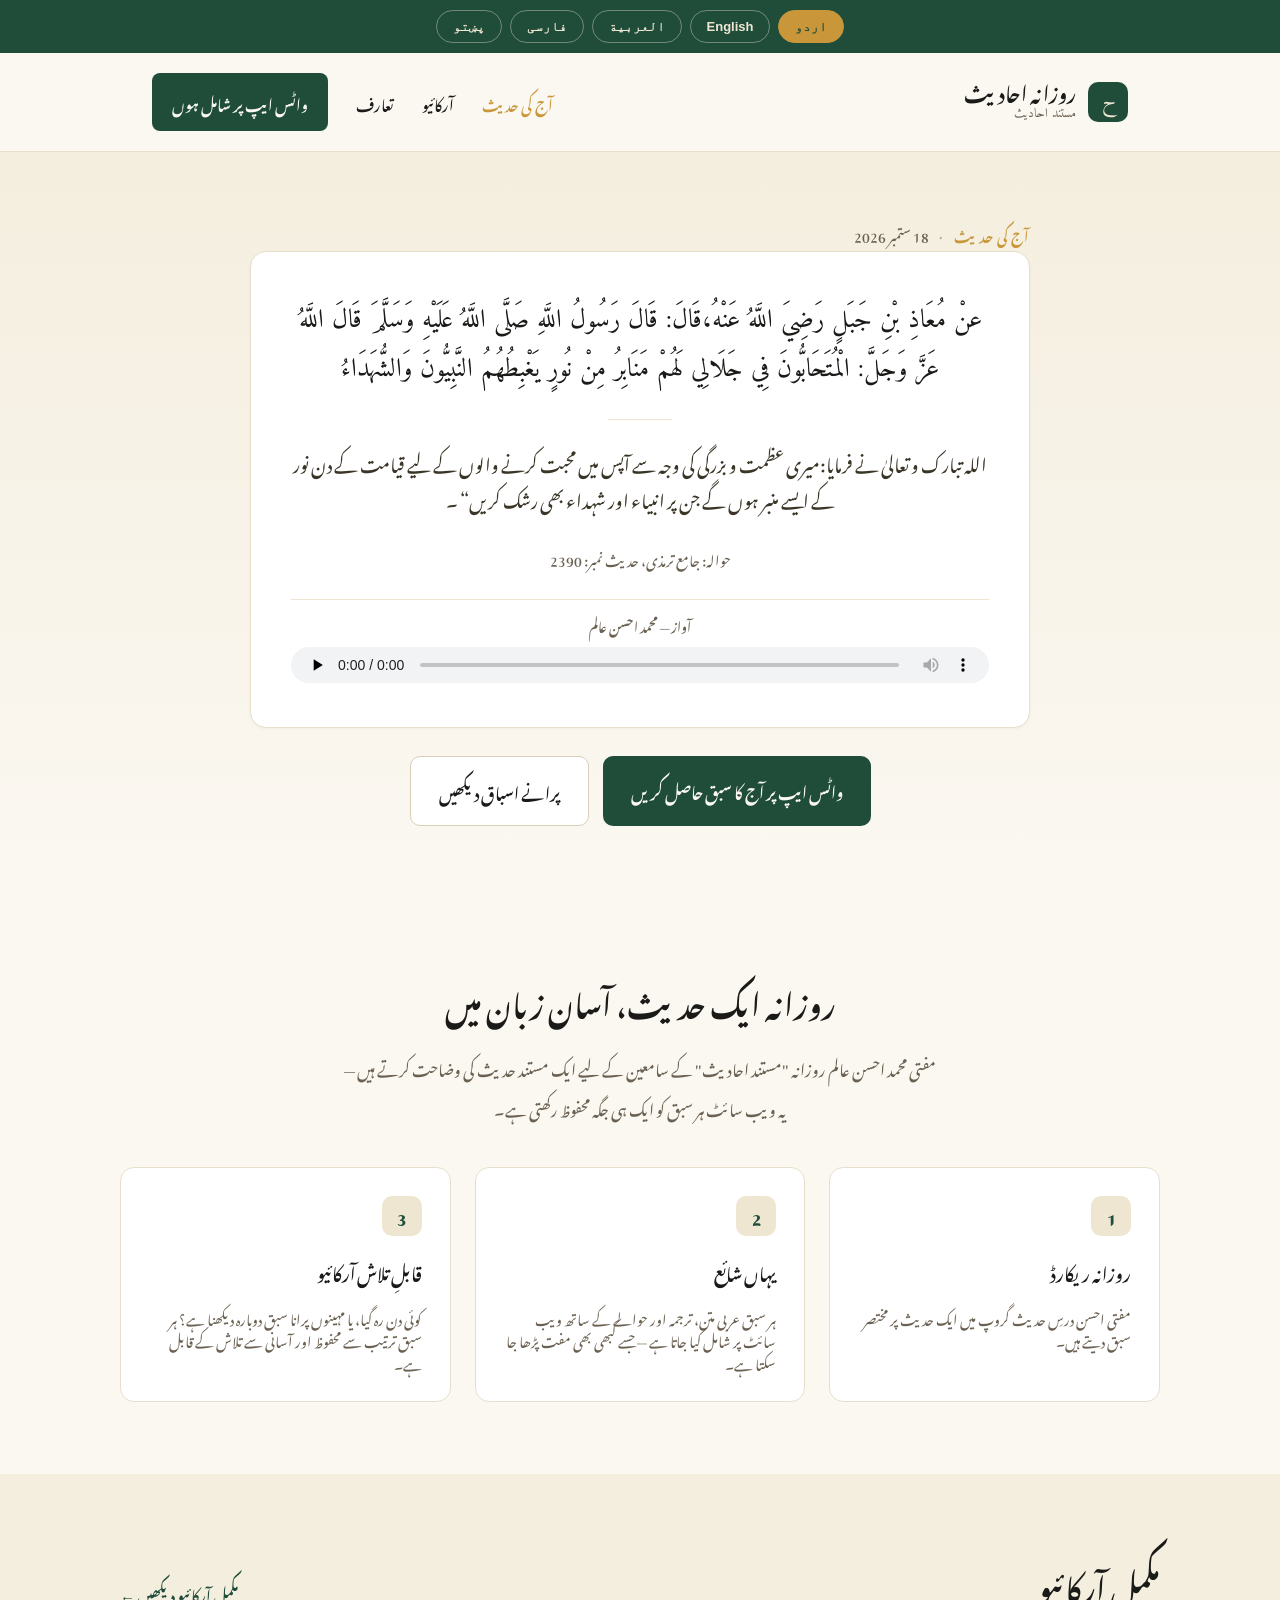
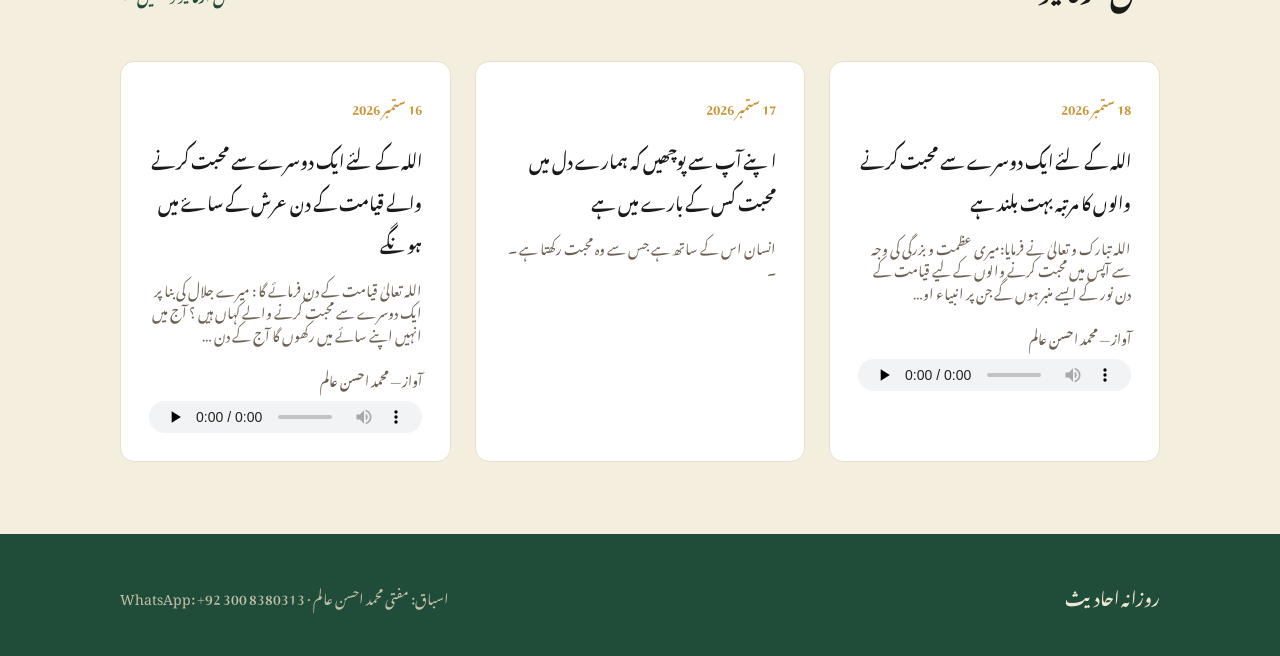
<file: index.html>
<!doctype html>
<html lang="ur" dir="rtl">
<head>
<meta charset="utf-8">
<meta name="viewport" content="width=device-width, initial-scale=1">
<title>Daily Ahadith — One Hadith Every Day</title>
<meta name="description" content="A daily Hadith explained in simple language by Mufti Mohammad Ahsan Alam, from the Mustanid Ahadith WhatsApp broadcast — available in Urdu, English, Arabic, Persian and Pashto.">
<link rel="preconnect" href="https://fonts.googleapis.com">
<link rel="preconnect" href="https://fonts.gstatic.com" crossorigin>
<link href="https://fonts.googleapis.com/css2?family=Amiri:ital,wght@0,400;0,700;1,400&family=Lora:ital,wght@0,400;0,500;0,600;1,400&family=Source+Sans+3:wght@400;500;600;700&family=Noto+Nastaliq+Urdu:wght@400;500;600;700&family=Noto+Naskh+Arabic:wght@400;500;600;700&family=Vazirmatn:wght@400;500;600;700&display=swap" rel="stylesheet">
<link rel="stylesheet" href="style.css">
</head>
<body>

<div id="lang-bar"></div>
<div id="site-header"></div>

<div class="hero">
  <div class="hero-inner">
    <div id="hero-content"></div>
    <div class="cta-row" id="cta-row"></div>
  </div>
</div>

<div class="section section-ivory">
  <div class="section-inner">
    <div class="section-header">
      <div id="how-title" class="section-title heading-font"></div>
      <div id="how-subtitle" class="section-subtitle"></div>
    </div>
    <div class="step-grid" id="step-grid"></div>
  </div>
</div>

<div class="section section-deep">
  <div class="section-inner">
    <div class="section-flex-header">
      <div id="archive-title" class="section-title heading-font"></div>
      <a href="archive.html" id="view-all-link" class="link-strong"></a>
    </div>
    <div class="archive-grid" id="archive-preview"></div>
  </div>
</div>

<div id="site-footer"></div>

<script src="i18n.js"></script>
<script src="app.js"></script>
<script>DailyAhadithPages.renderHome();</script>
</body>
</html>
</file>
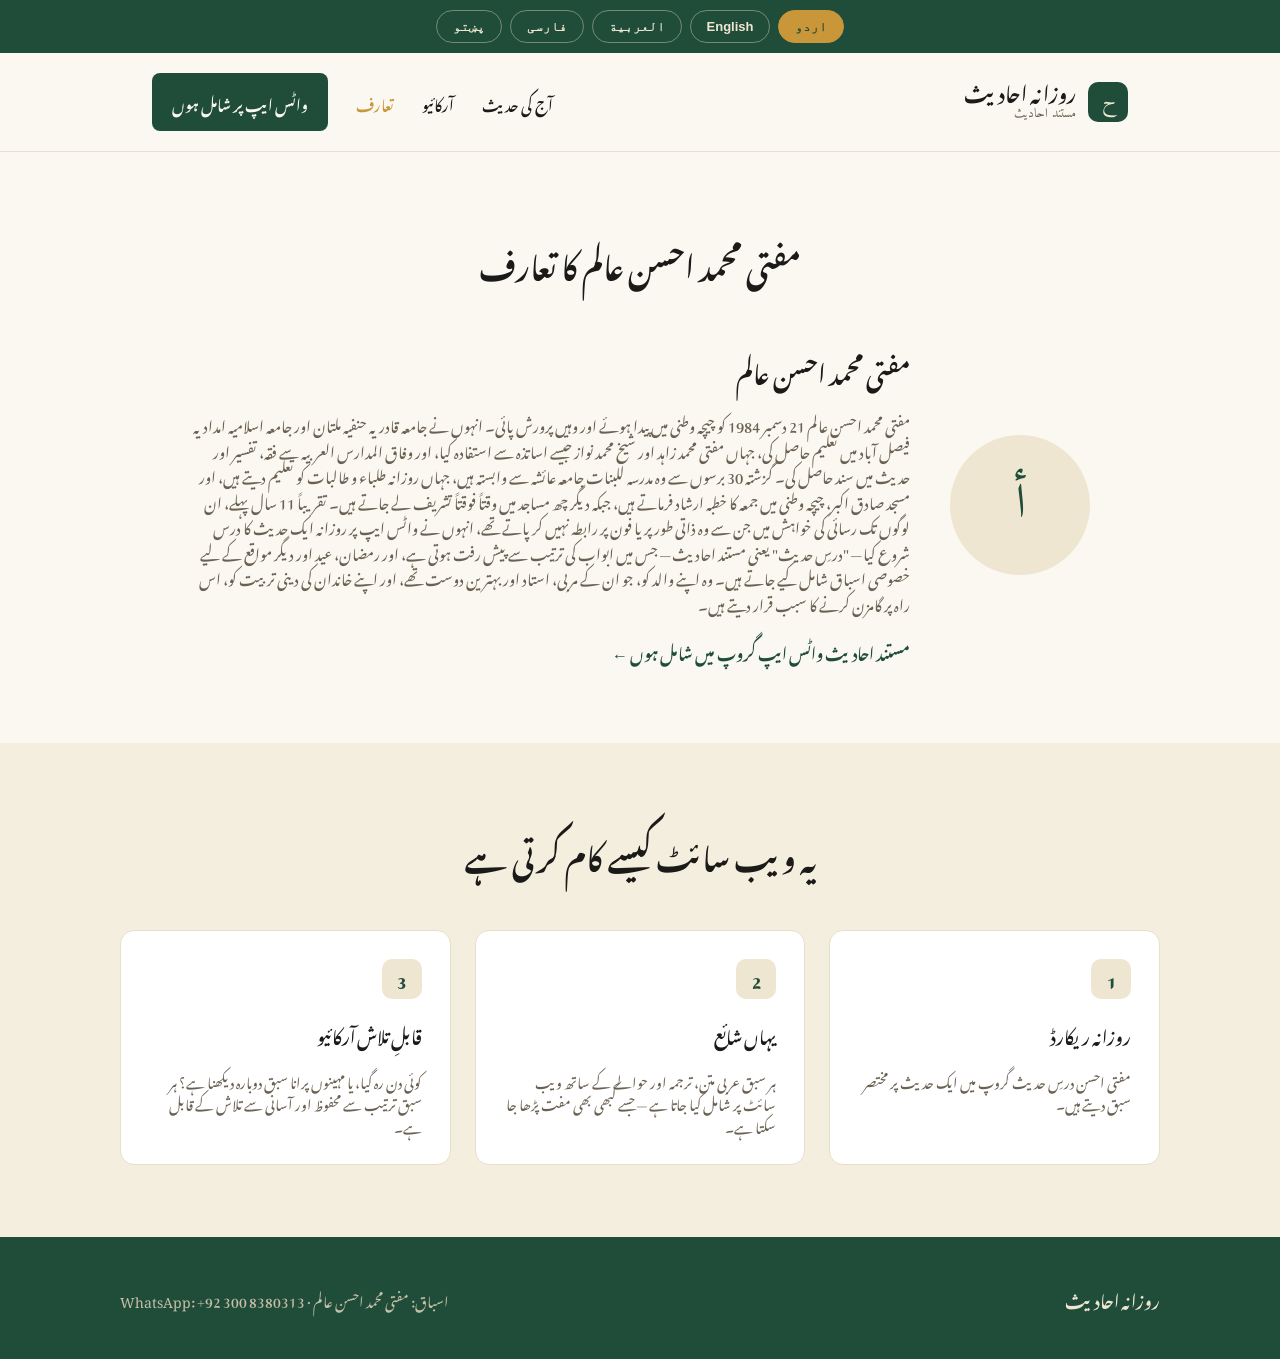
<file: about.html>
<!doctype html>
<html lang="ur" dir="rtl">
<head>
<meta charset="utf-8">
<meta name="viewport" content="width=device-width, initial-scale=1">
<title>About — Daily Ahadith</title>
<meta name="description" content="About Mufti Mohammad Ahsan Alam and the daily Dars-e-Hadith lessons behind this site.">
<link rel="preconnect" href="https://fonts.googleapis.com">
<link rel="preconnect" href="https://fonts.gstatic.com" crossorigin>
<link href="https://fonts.googleapis.com/css2?family=Amiri:ital,wght@0,400;0,700;1,400&family=Lora:ital,wght@0,400;0,500;0,600;1,400&family=Source+Sans+3:wght@400;500;600;700&family=Noto+Nastaliq+Urdu:wght@400;500;600;700&family=Noto+Naskh+Arabic:wght@400;500;600;700&family=Vazirmatn:wght@400;500;600;700&display=swap" rel="stylesheet">
<link rel="stylesheet" href="style.css">
</head>
<body>

<div id="lang-bar"></div>
<div id="site-header"></div>

<div class="section section-ivory">
  <div class="section-inner">
    <div id="about-title" class="section-title heading-font" style="text-align:center;"></div>
    <div class="about-block">
      <div class="about-avatar">أ</div>
      <div class="about-copy">
        <div id="about-name" class="about-name heading-font"></div>
        <div id="about-bio" class="about-bio"></div>
        <div id="about-join" style="margin-top: 4px;"></div>
      </div>
    </div>
  </div>
</div>

<div class="section section-deep">
  <div class="section-inner">
    <div class="section-header">
      <div id="how-title" class="section-title heading-font"></div>
    </div>
    <div class="step-grid" id="step-grid"></div>
  </div>
</div>

<div id="site-footer"></div>

<script src="i18n.js"></script>
<script src="app.js"></script>
<script>DailyAhadithPages.renderAbout();</script>
</body>
</html>
</file>
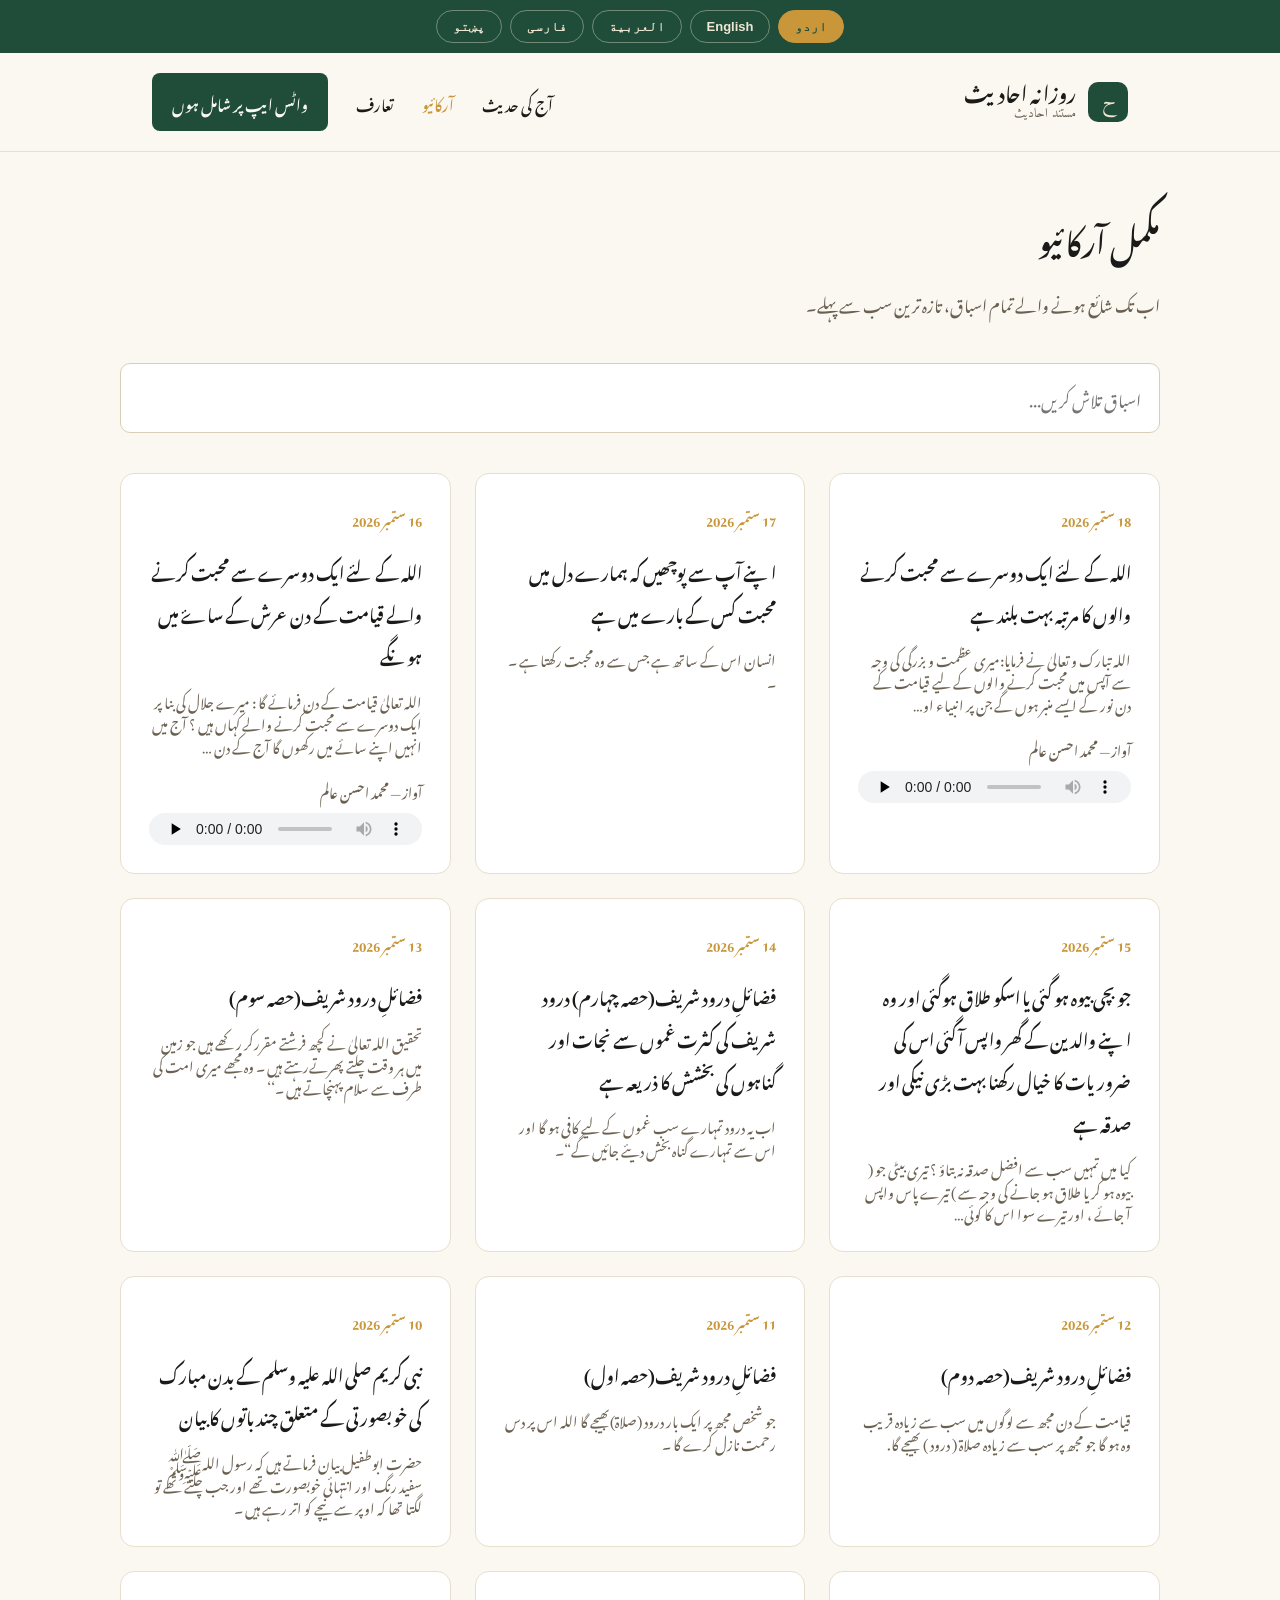
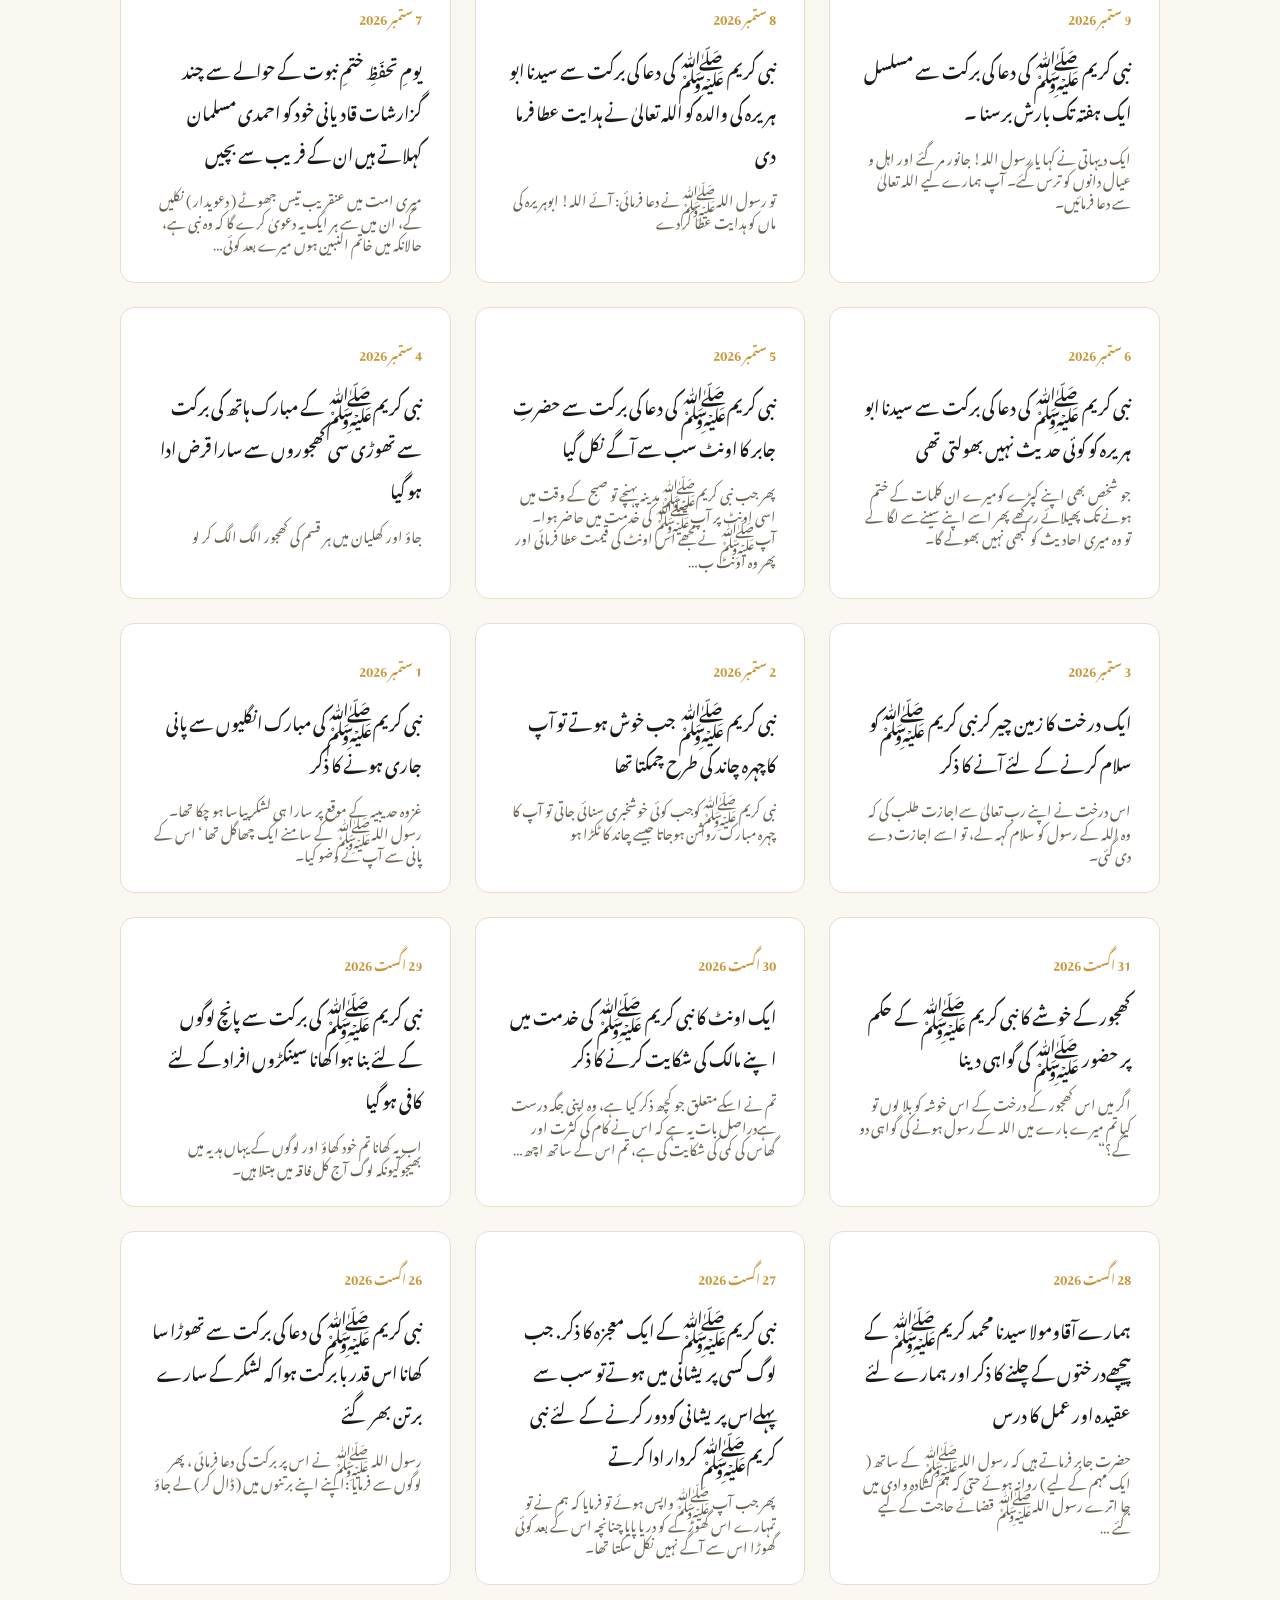
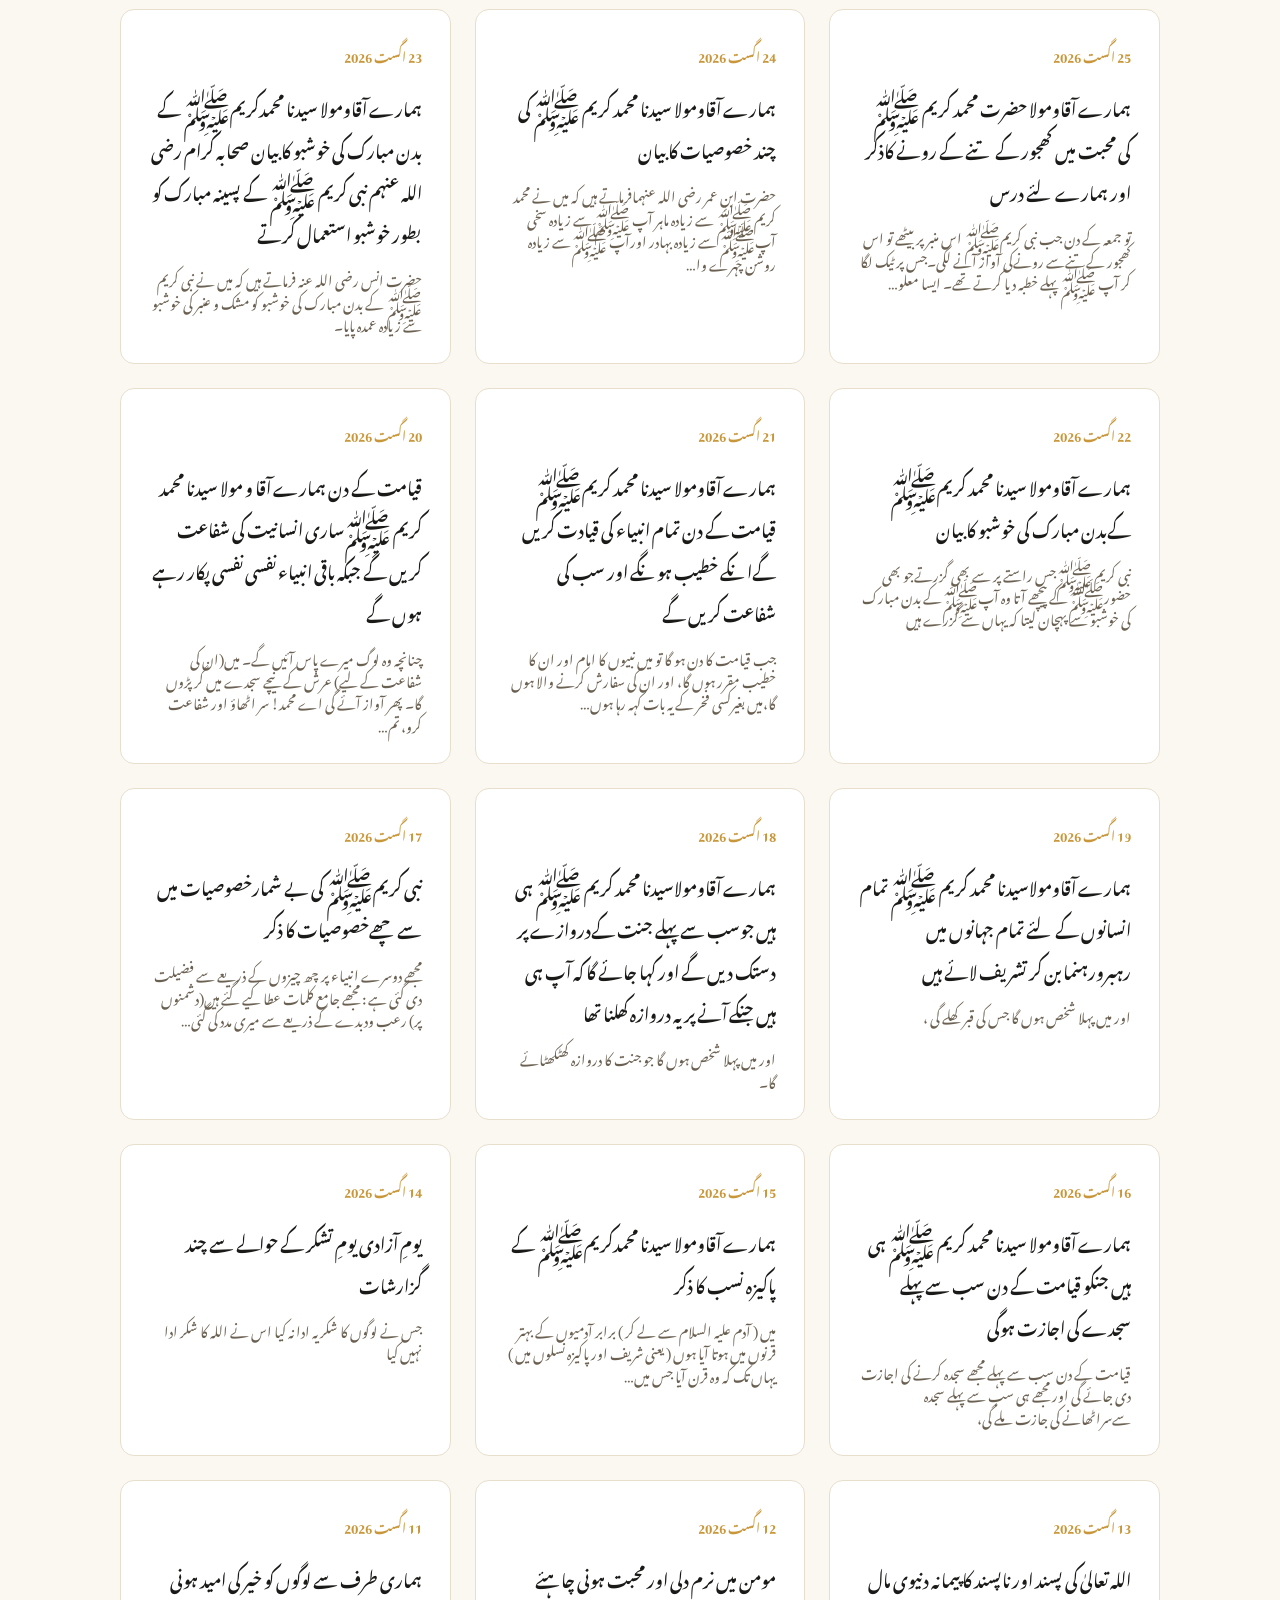
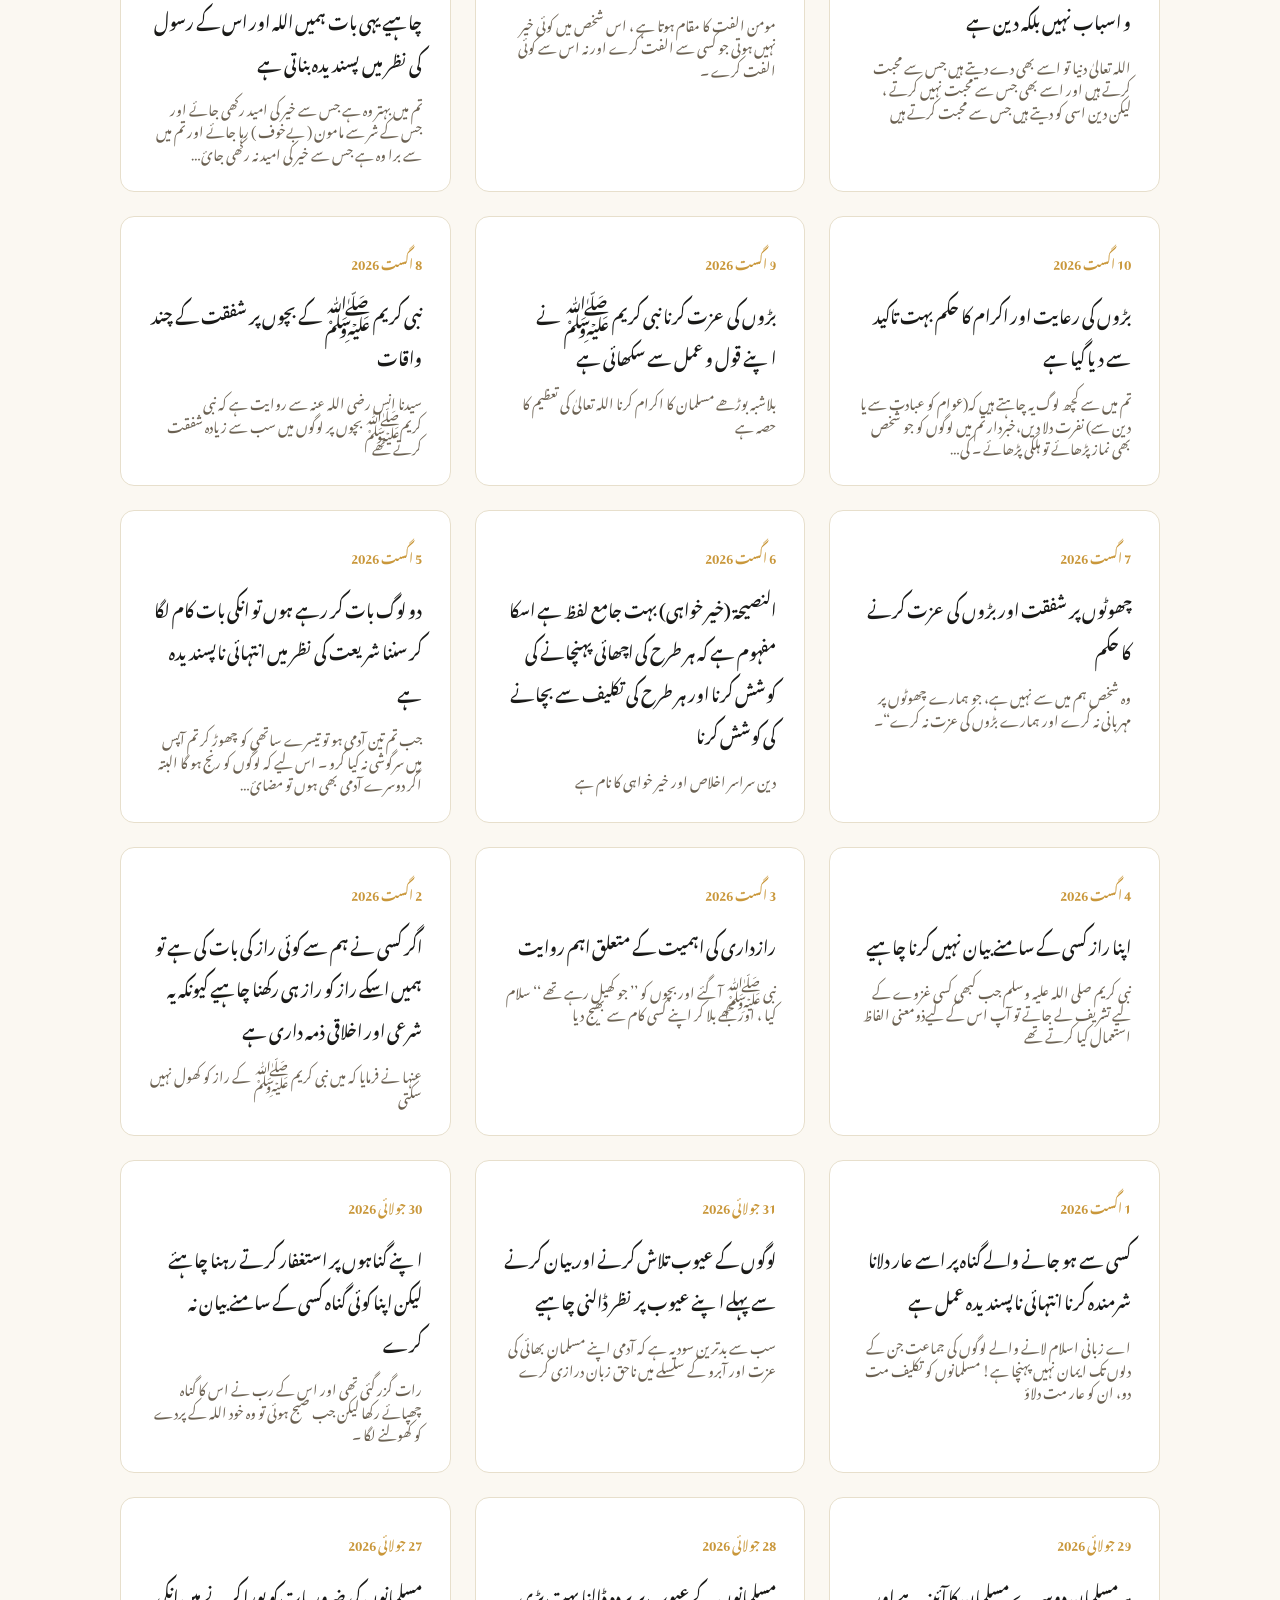
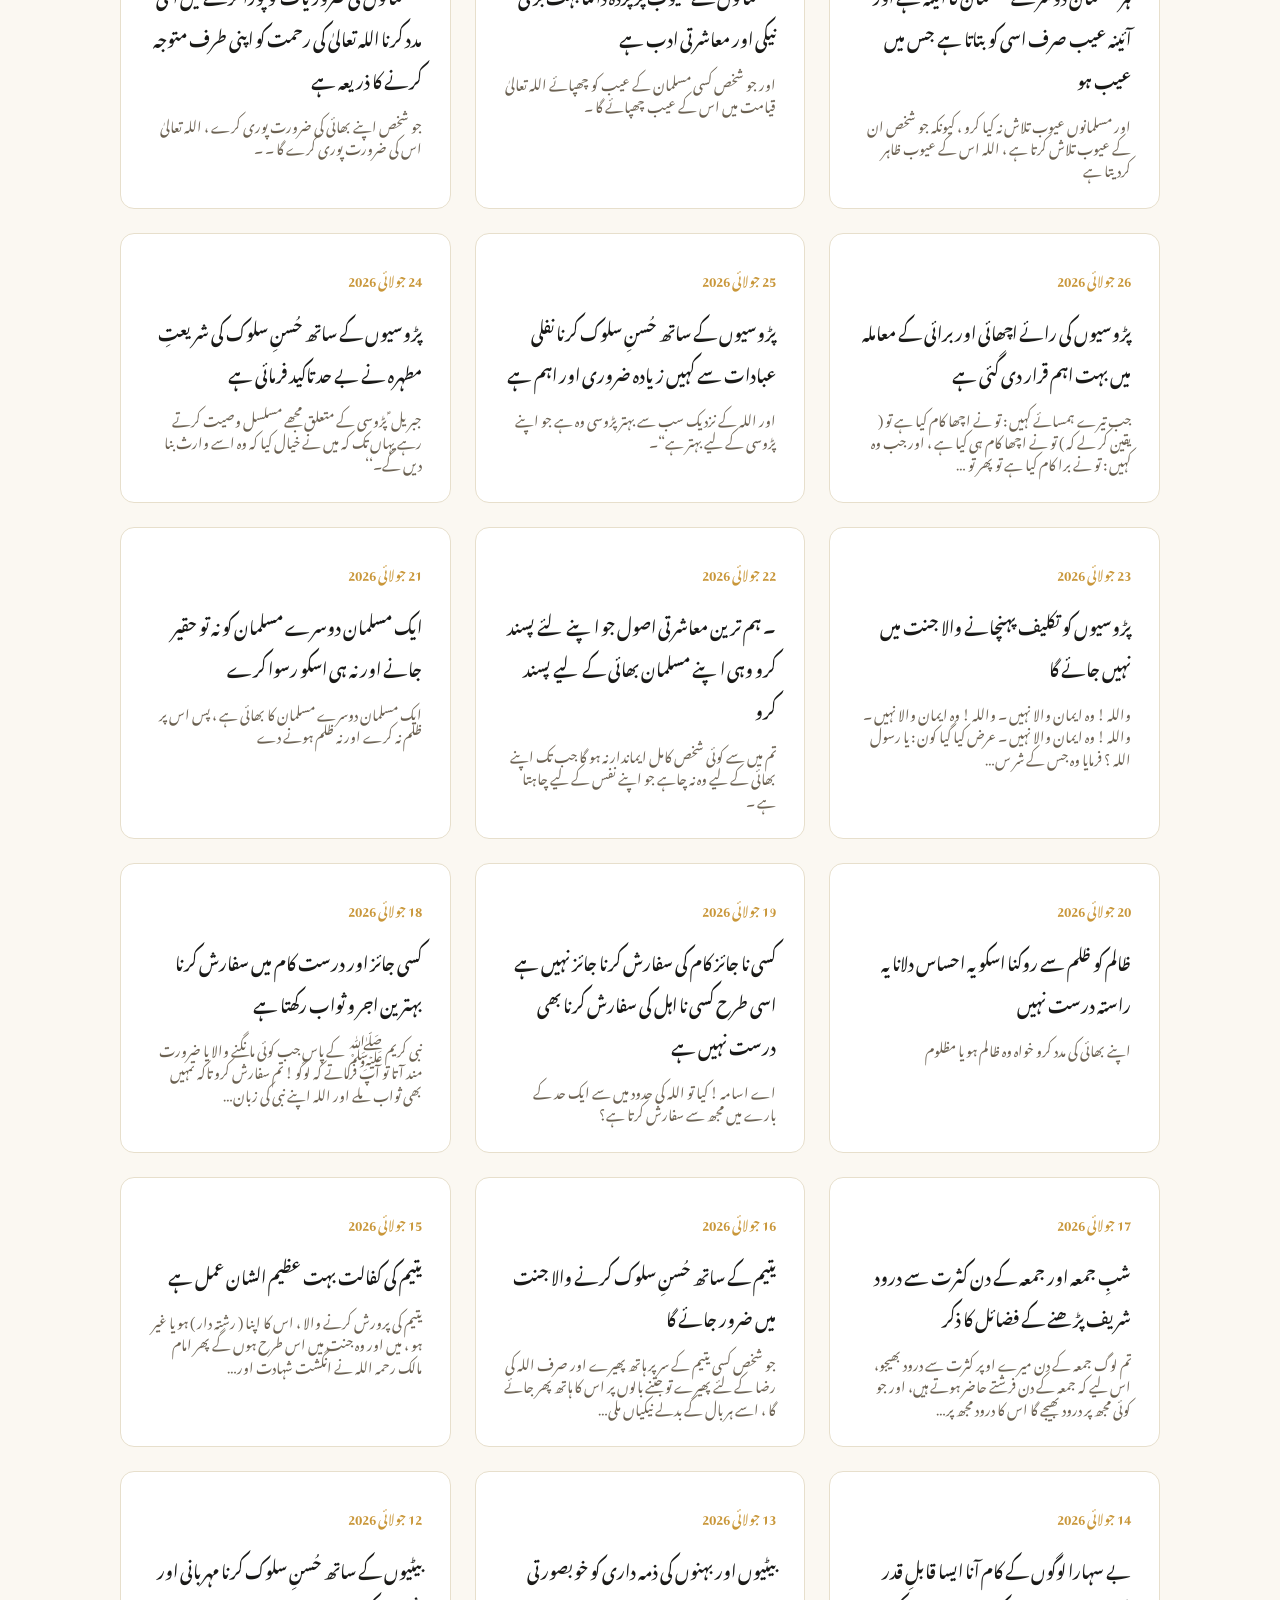
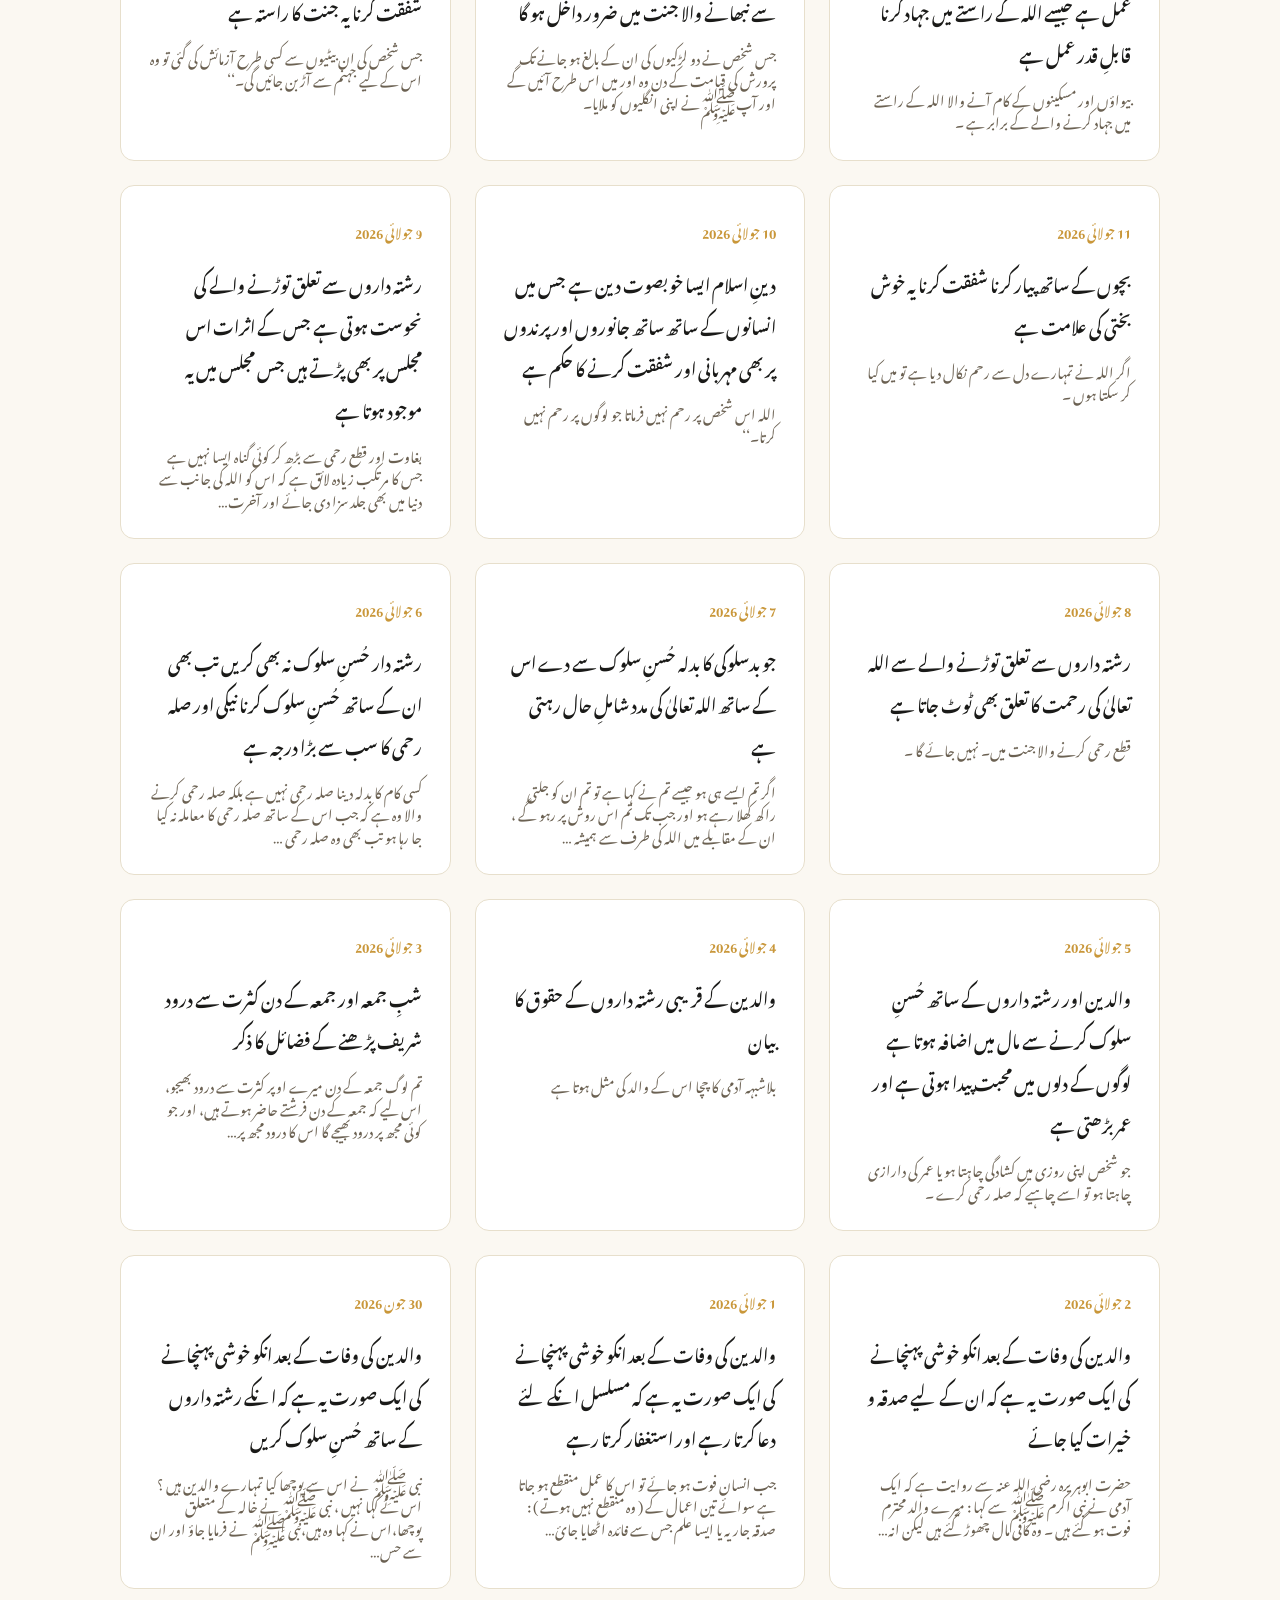
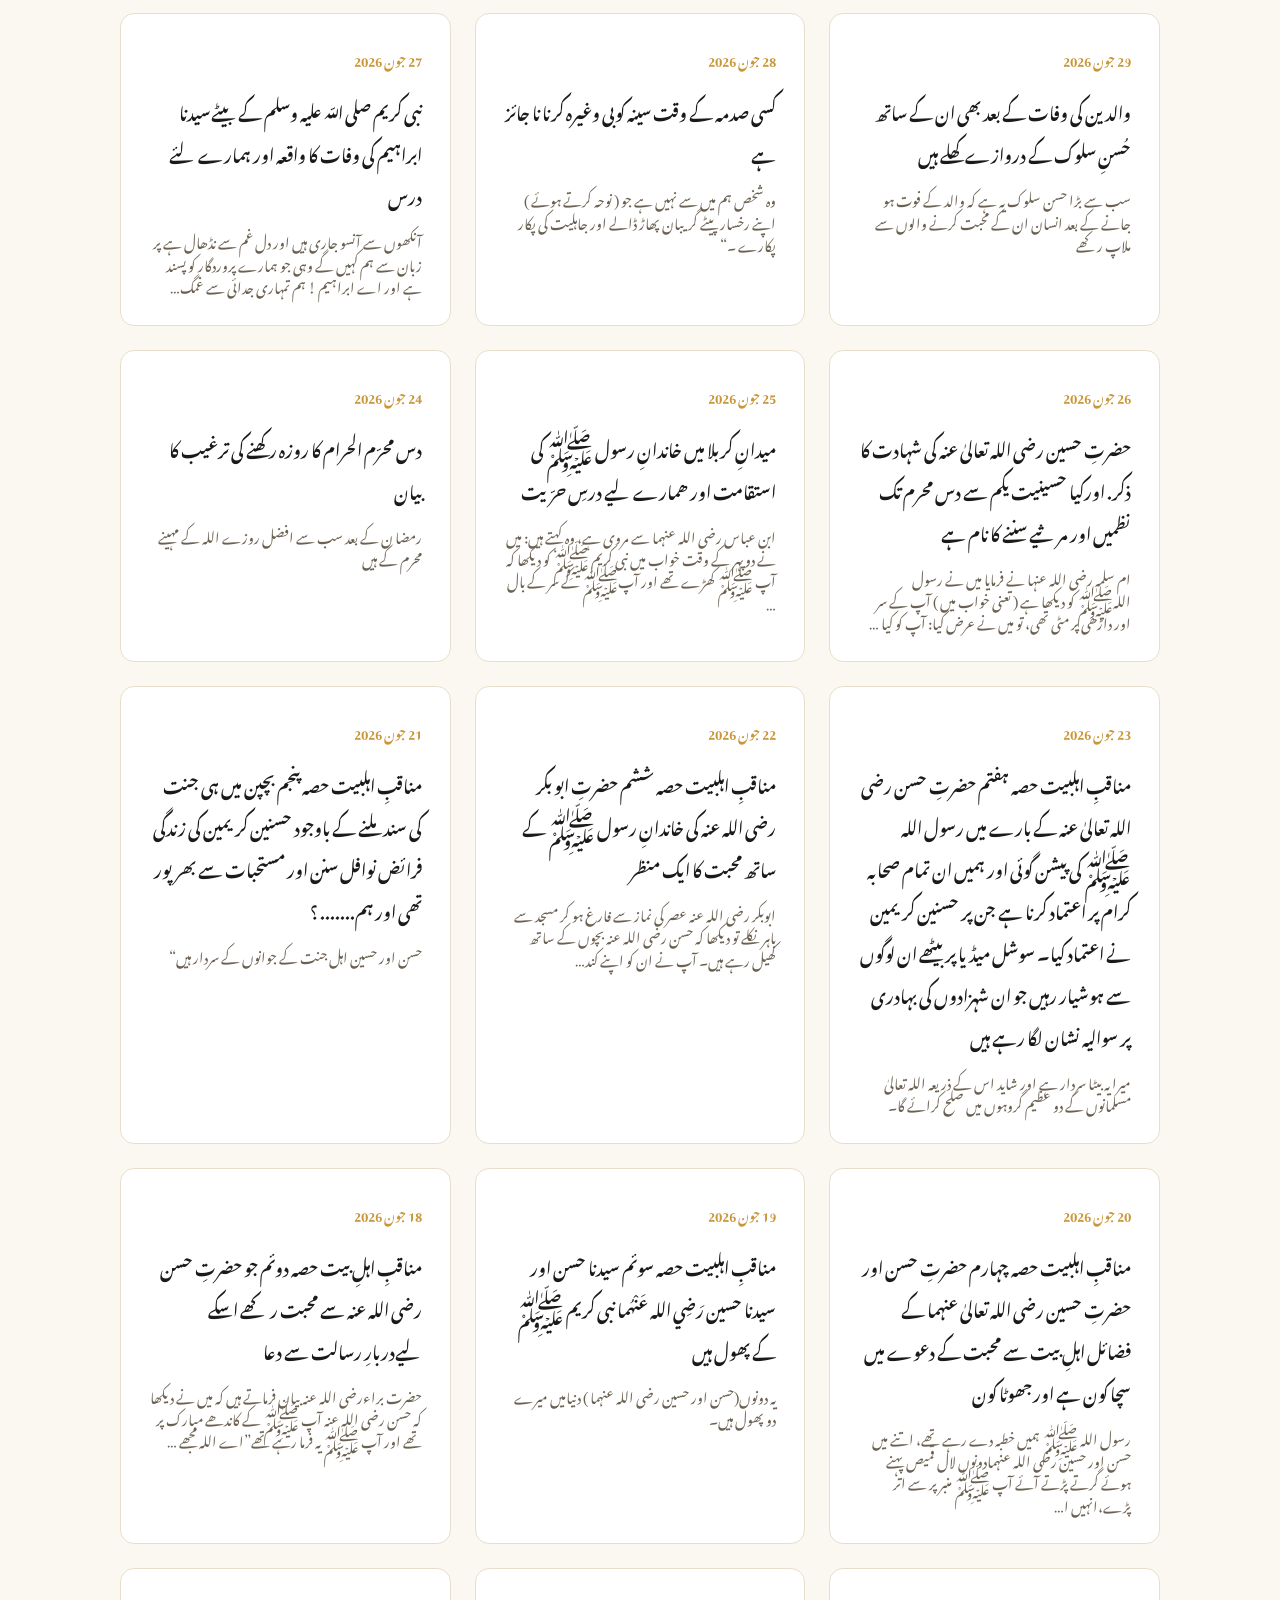
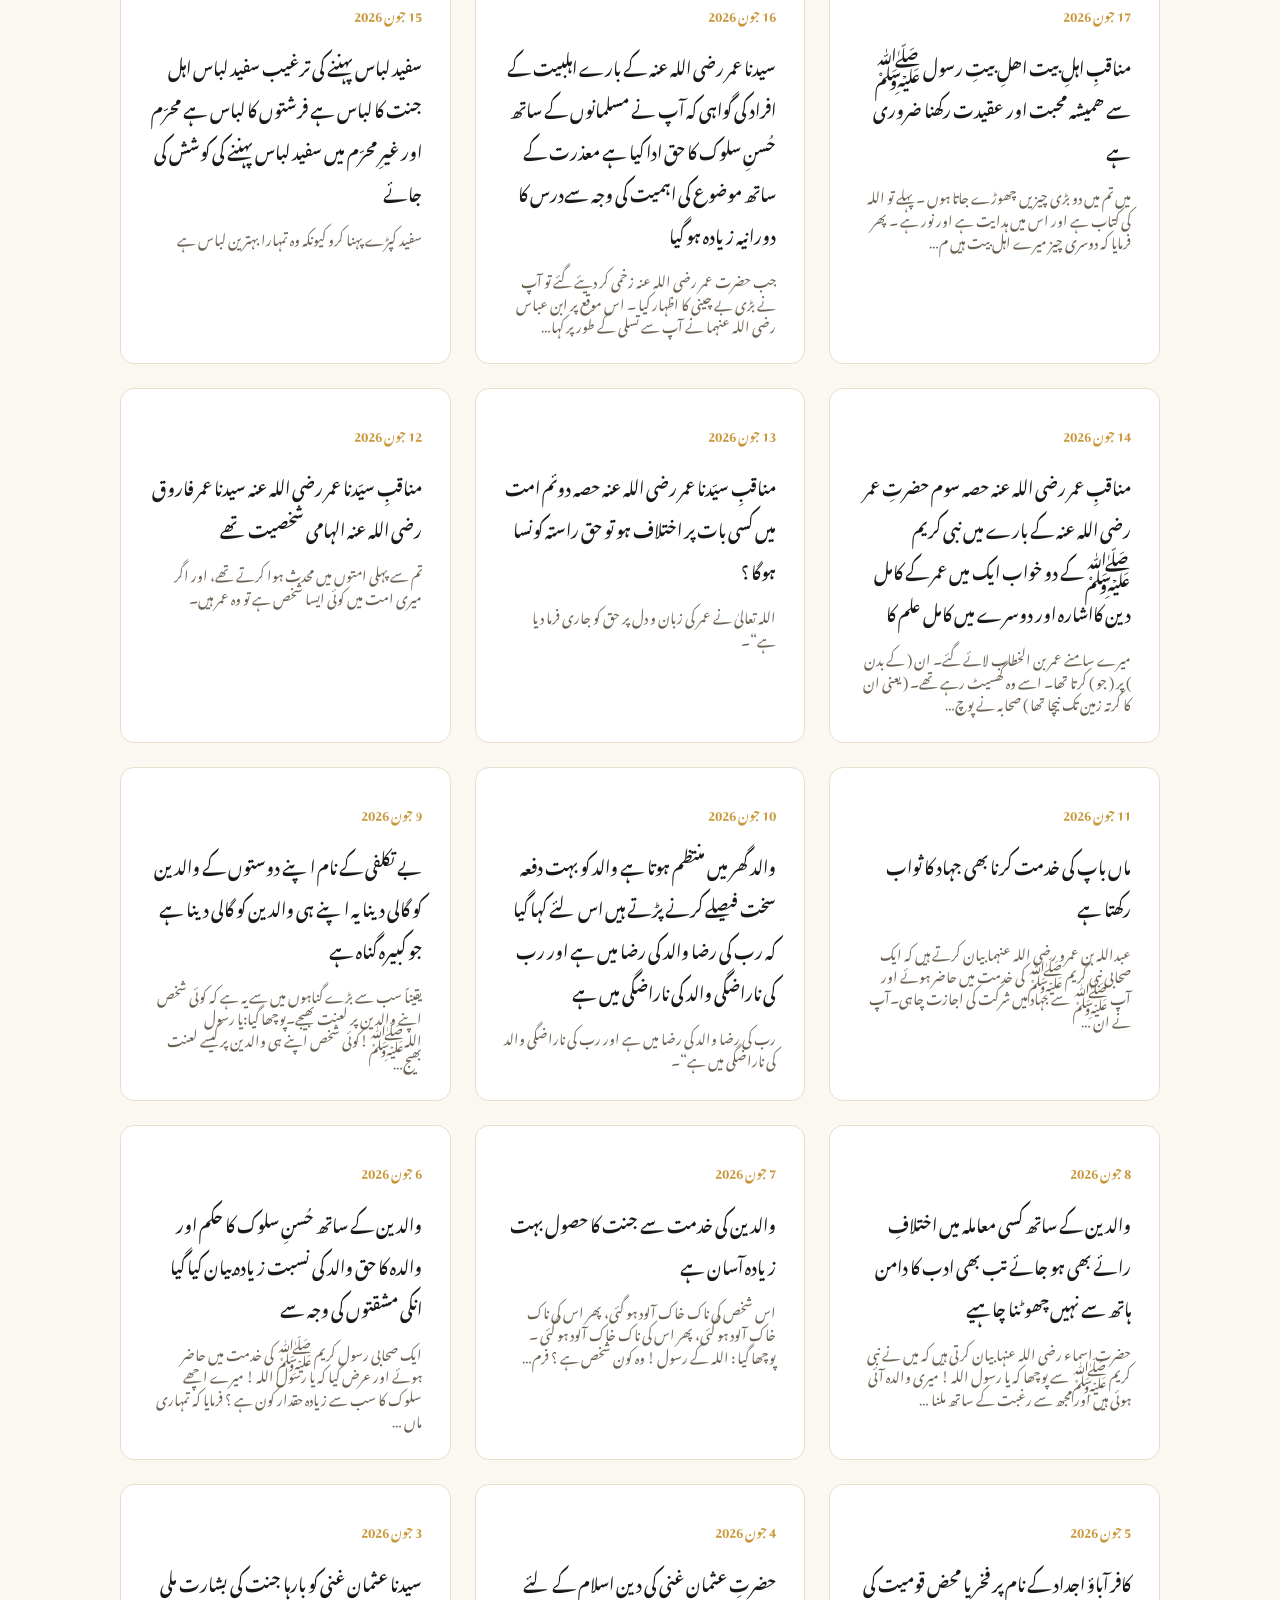
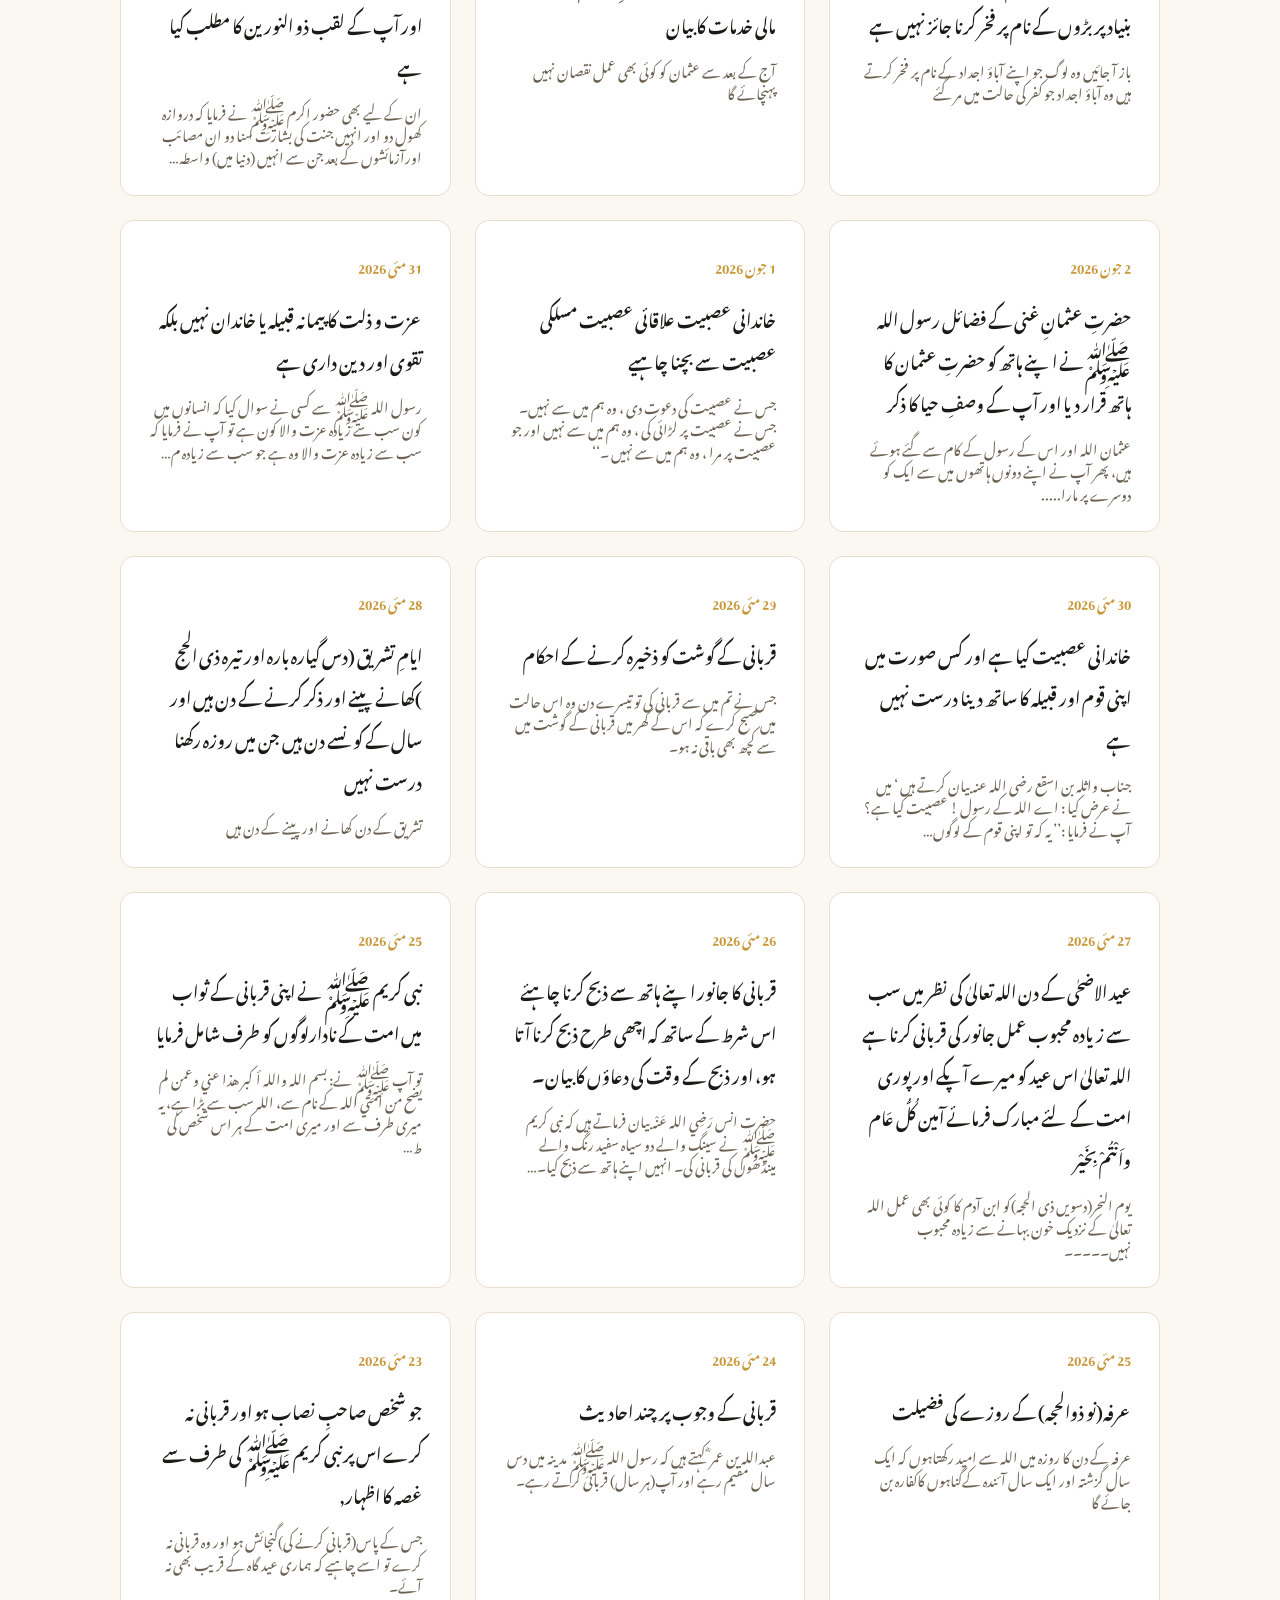
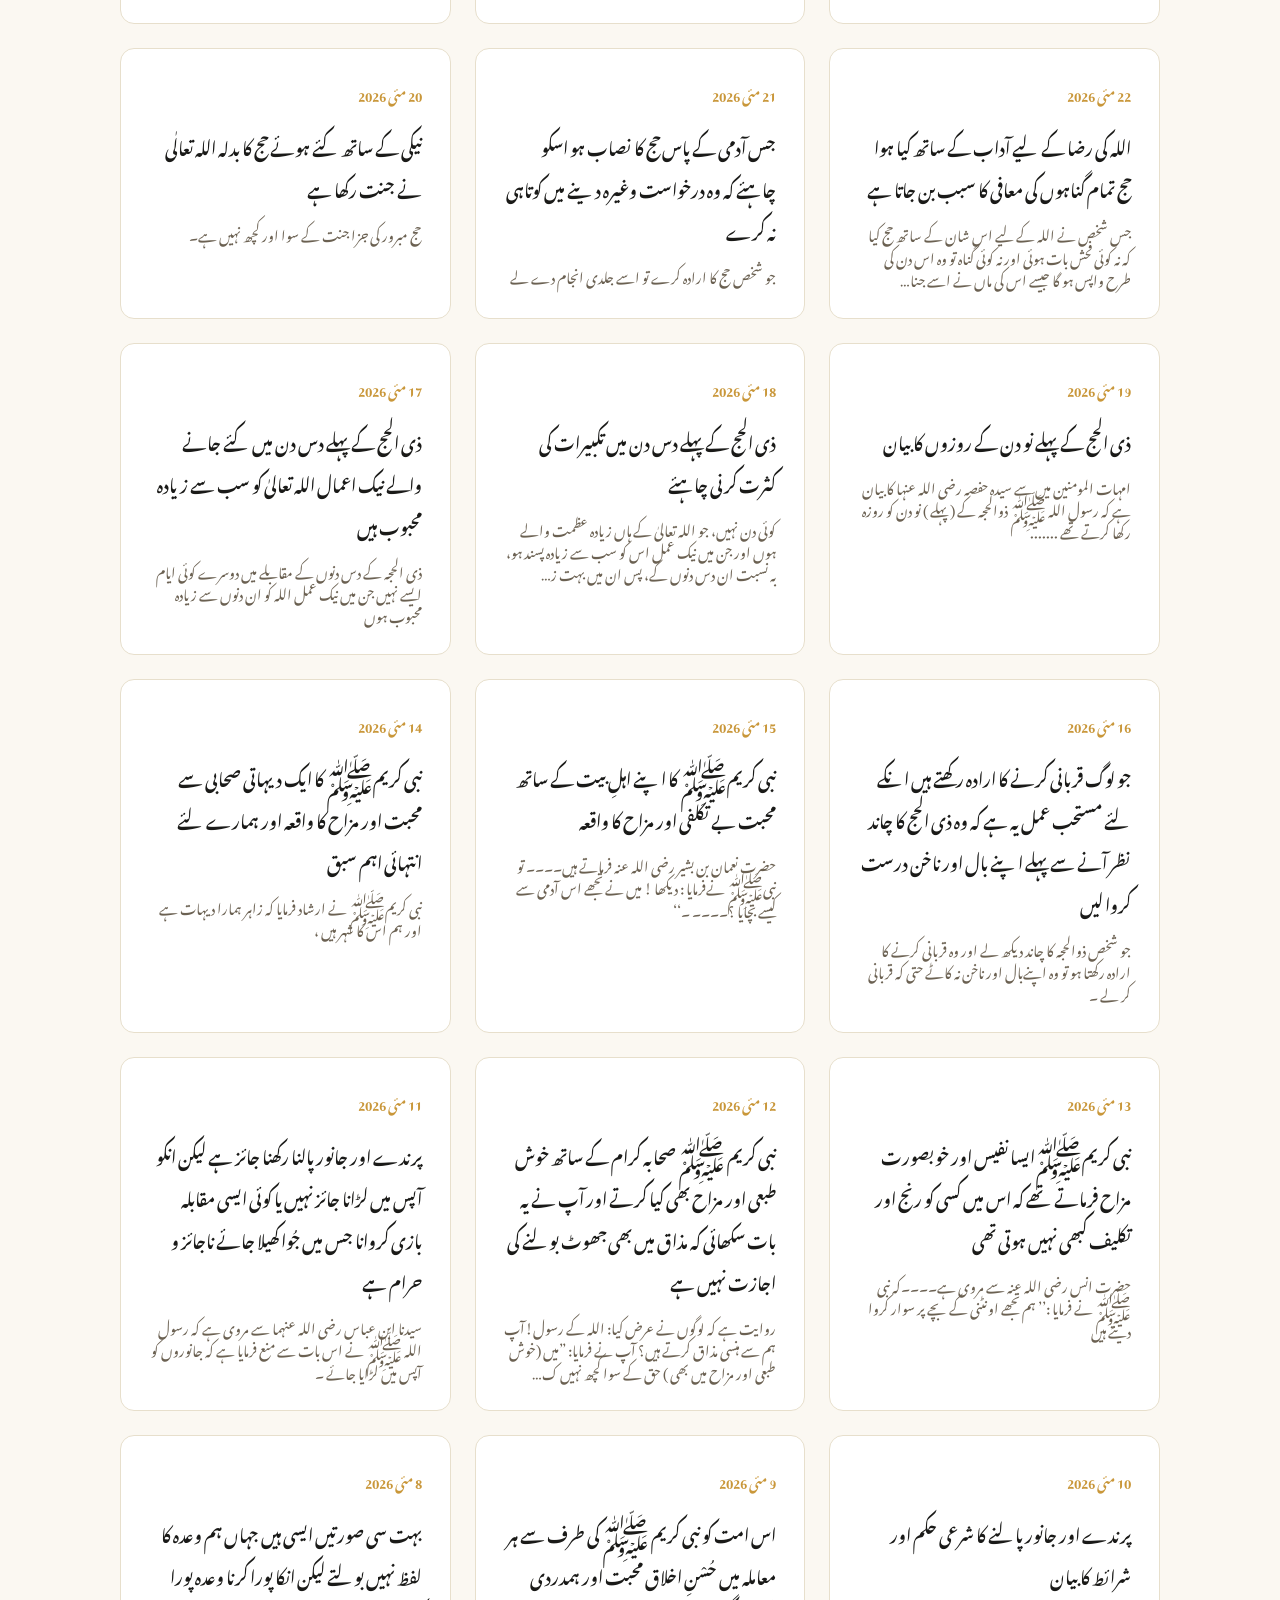
<file: archive.html>
<!doctype html>
<html lang="ur" dir="rtl">
<head>
<meta charset="utf-8">
<meta name="viewport" content="width=device-width, initial-scale=1">
<title>Archive — Daily Ahadith</title>
<meta name="description" content="Every Hadith lesson published so far by Mufti Mohammad Ahsan Alam, searchable in Urdu, English, Arabic, Persian and Pashto.">
<link rel="preconnect" href="https://fonts.googleapis.com">
<link rel="preconnect" href="https://fonts.gstatic.com" crossorigin>
<link href="https://fonts.googleapis.com/css2?family=Amiri:ital,wght@0,400;0,700;1,400&family=Lora:ital,wght@0,400;0,500;0,600;1,400&family=Source+Sans+3:wght@400;500;600;700&family=Noto+Nastaliq+Urdu:wght@400;500;600;700&family=Noto+Naskh+Arabic:wght@400;500;600;700&family=Vazirmatn:wght@400;500;600;700&display=swap" rel="stylesheet">
<link rel="stylesheet" href="style.css">
</head>
<body>

<div id="lang-bar"></div>
<div id="site-header"></div>

<div class="page-hero">
  <div class="page-hero-inner">
    <div id="archive-page-title" class="section-title heading-font"></div>
    <div id="archive-page-subtitle" class="section-subtitle" style="margin: 8px 0 0;"></div>
  </div>
</div>

<div class="section section-ivory" style="padding-top: 32px;">
  <div class="section-inner">
    <input id="search-box" class="search-box" type="text" />
    <div class="archive-grid" id="archive-full-grid"></div>
    <div id="no-results" class="no-results" style="display:none;"></div>
  </div>
</div>

<div id="site-footer"></div>

<script src="i18n.js"></script>
<script src="app.js"></script>
<script>DailyAhadithPages.renderArchive();</script>
</body>
</html>
</file>
<file: style.css>
:root {
  --ivory: #FBF8F2;
  --ivory-deep: #F4EEDE;
  --cream-line: #E7DFCC;
  --line-soft: #EFE6D2;
  --green: #1F4D3A;
  --gold: #C9973A;
  --ink: #1A1A18;
  --ink-soft: #3A3527;
  --muted: #6B6152;
  --muted-2: #C7BFA8;
}

* { box-sizing: border-box; }

html, body {
  margin: 0;
  background: var(--ivory);
  color: var(--ink);
}

body {
  font-family: var(--body-font, 'Source Sans 3', sans-serif);
  min-height: 100vh;
  display: flex;
  flex-direction: column;
}

a { text-decoration: none; color: inherit; }
::selection { background: var(--gold); color: var(--ivory); }

.heading-font { font-family: var(--heading-font, 'Lora', serif); }

img { max-width: 100%; display: block; }

/* Language bar */
.lang-bar {
  width: 100%;
  background: var(--green);
  padding: 10px 32px;
}
.lang-bar-inner {
  max-width: 1040px;
  margin: 0 auto;
  display: flex;
  align-items: center;
  justify-content: center;
  gap: 8px;
  flex-wrap: wrap;
}
.lang-pill {
  padding: 8px 16px;
  border-radius: 999px;
  border: 1px solid rgba(239,230,210,0.4);
  background: transparent;
  color: var(--line-soft);
  font-weight: 600;
  font-size: 13px;
  cursor: pointer;
}
.lang-pill.active {
  border-color: var(--gold);
  background: var(--gold);
  color: var(--green);
}

/* Header */
.site-header {
  width: 100%;
  border-bottom: 1px solid var(--cream-line);
  background: var(--ivory);
}
.site-header-inner {
  max-width: 1040px;
  margin: 0 auto;
  padding: 20px 32px;
  display: flex;
  align-items: center;
  justify-content: space-between;
  gap: 20px;
  flex-wrap: wrap;
}
.brand {
  display: flex;
  align-items: center;
  gap: 12px;
}
.brand-mark {
  width: 40px;
  height: 40px;
  border-radius: 10px;
  background: var(--green);
  display: flex;
  align-items: center;
  justify-content: center;
  flex-shrink: 0;
  font-family: 'Amiri', serif;
  color: var(--line-soft);
  font-size: 20px;
}
.brand-name { font-weight: 600; font-size: 20px; line-height: 1.15; }
.brand-tagline { font-family: 'Amiri', serif; font-size: 13px; color: var(--muted); }

.nav-links {
  display: flex;
  align-items: center;
  gap: 28px;
  font-size: 15px;
  font-weight: 500;
  flex-wrap: wrap;
}
.nav-links a.current { color: var(--gold); }
.btn-join {
  background: var(--green);
  color: var(--ivory) !important;
  padding: 10px 20px;
  border-radius: 8px;
  font-weight: 600;
}

/* Hero */
.hero {
  width: 100%;
  background: linear-gradient(180deg, var(--ivory-deep) 0%, var(--ivory) 100%);
  padding: 64px 32px;
}
.hero-inner {
  max-width: 780px;
  margin: 0 auto;
  display: flex;
  flex-direction: column;
  align-items: center;
  gap: 28px;
  text-align: center;
}
.eyebrow {
  display: flex;
  align-items: center;
  gap: 10px;
  color: var(--gold);
  font-weight: 600;
  font-size: 14px;
  letter-spacing: 0.06em;
}
.eyebrow .date { color: var(--muted); font-weight: 400; letter-spacing: normal; }

.hadith-card {
  width: 100%;
  background: #FFFFFF;
  border: 1px solid var(--cream-line);
  border-radius: 16px;
  padding: 44px 40px;
  display: flex;
  flex-direction: column;
  gap: 24px;
  box-shadow: 0 1px 3px rgba(26,26,24,0.04);
}
.hadith-arabic {
  font-family: 'Amiri', serif;
  font-size: 26px;
  line-height: 1.9;
}
.hadith-divider {
  height: 1px;
  background: var(--line-soft);
  width: 64px;
  align-self: center;
}
.hadith-translation {
  font-size: 18px;
  line-height: 2;
  color: var(--ink-soft);
}
.hadith-source { font-size: 14px; color: var(--muted); }
.pending-note {
  font-size: 12px;
  color: var(--gold);
  background: var(--line-soft);
  display: inline-block;
  padding: 3px 10px;
  border-radius: 999px;
  margin-top: 4px;
}

/* Voice note player */
.hadith-audio {
  display: flex;
  flex-direction: column;
  gap: 6px;
  padding-top: 8px;
  border-top: 1px solid var(--line-soft);
}
.hadith-audio-label { font-size: 13px; color: var(--muted); font-weight: 600; }
.hadith-audio audio { width: 100%; height: 36px; }
.archive-card .hadith-audio { border-top: none; padding-top: 4px; }
.archive-card .hadith-audio audio { height: 32px; }

.cta-row { display: flex; gap: 14px; flex-wrap: wrap; justify-content: center; }
.btn-primary {
  background: var(--green);
  color: var(--ivory) !important;
  padding: 14px 28px;
  border-radius: 10px;
  font-weight: 600;
  font-size: 16px;
}
.btn-secondary {
  background: #FFFFFF;
  color: var(--ink) !important;
  border: 1px solid #D8CFB8;
  padding: 14px 28px;
  border-radius: 10px;
  font-weight: 600;
  font-size: 16px;
}

/* Section: how it works */
.section { width: 100%; padding: 72px 32px; }
.section-ivory { background: var(--ivory); }
.section-deep { background: var(--ivory-deep); }
.section-inner { max-width: 1040px; margin: 0 auto; display: flex; flex-direction: column; gap: 40px; }
.section-header { text-align: center; display: flex; flex-direction: column; gap: 10px; }
.section-title { font-weight: 600; font-size: 30px; }
.section-subtitle { font-size: 16px; color: var(--muted); max-width: 600px; margin: 0 auto; }

.step-grid, .archive-grid {
  display: grid;
  grid-template-columns: repeat(3, minmax(0, 1fr));
  gap: 24px;
}
@media (max-width: 760px) {
  .step-grid, .archive-grid { grid-template-columns: 1fr; }
}
.step-card, .archive-card {
  background: #FFFFFF;
  border: 1px solid var(--cream-line);
  border-radius: 14px;
  padding: 28px;
  display: flex;
  flex-direction: column;
  gap: 14px;
}
.step-num {
  width: 40px; height: 40px;
  border-radius: 10px;
  background: var(--line-soft);
  display: flex; align-items: center; justify-content: center;
  font-weight: 700; color: var(--green);
}
.step-title, .archive-card-title { font-weight: 600; font-size: 17px; }
.step-desc, .archive-card-desc { font-size: 14px; color: var(--muted); line-height: 1.6; }
.archive-card-date { font-size: 13px; color: var(--gold); font-weight: 600; }
.archive-card { cursor: default; }

.section-flex-header {
  display: flex; align-items: baseline; justify-content: space-between;
  flex-wrap: wrap; gap: 12px;
}
.link-strong { font-weight: 600; font-size: 15px; color: var(--green); }

/* Archive page specific */
.search-box {
  width: 100%;
  padding: 14px 18px;
  border-radius: 10px;
  border: 1px solid #D8CFB8;
  font-size: 16px;
  background: #FFFFFF;
  font-family: inherit;
}
.no-results { color: var(--muted); font-size: 15px; text-align: center; padding: 40px 0; }

/* About */
.about-block {
  max-width: 900px; margin: 0 auto;
  display: flex; gap: 40px; align-items: center; flex-wrap: wrap;
}
.about-avatar {
  width: 140px; height: 140px; border-radius: 50%;
  background: var(--line-soft);
  display: flex; align-items: center; justify-content: center;
  flex-shrink: 0;
  font-family: 'Amiri', serif; font-size: 48px; color: var(--green);
}
.about-copy { display: flex; flex-direction: column; gap: 12px; flex: 1; min-width: 260px; }
.about-name { font-weight: 600; font-size: 24px; }
.about-bio { font-size: 15px; color: var(--muted); line-height: 1.7; }

/* Footer */
.site-footer {
  width: 100%;
  background: var(--green);
  padding: 40px 32px;
  margin-top: auto;
}
.site-footer-inner {
  max-width: 1040px; margin: 0 auto;
  display: flex; align-items: center; justify-content: space-between;
  flex-wrap: wrap; gap: 16px;
}
.footer-name { color: var(--line-soft); font-weight: 600; font-size: 17px; }
.footer-line { color: var(--muted-2); font-size: 14px; }

/* Page hero (archive/about titles) */
.page-hero {
  width: 100%; padding: 48px 32px 8px;
  background: var(--ivory);
}
.page-hero-inner { max-width: 1040px; margin: 0 auto; }
.back-link { font-size: 14px; color: var(--muted); }
</file>
